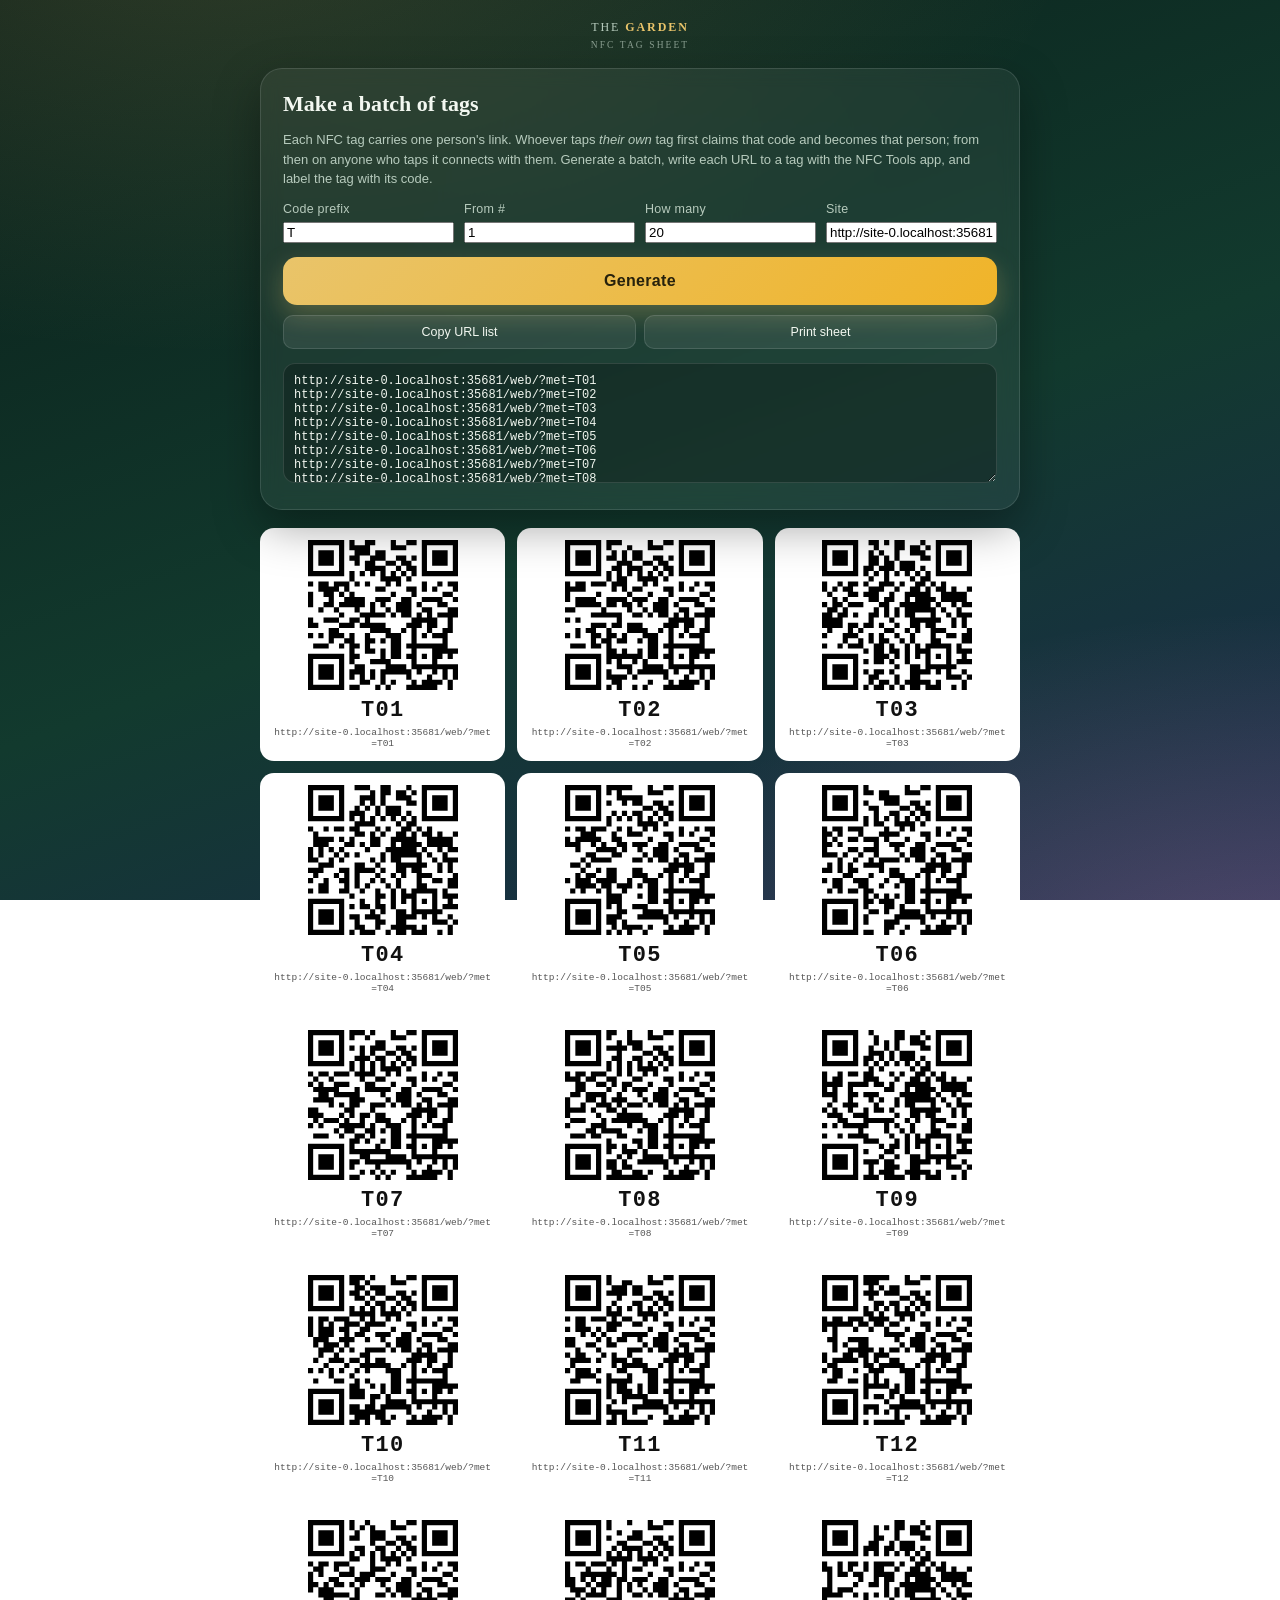
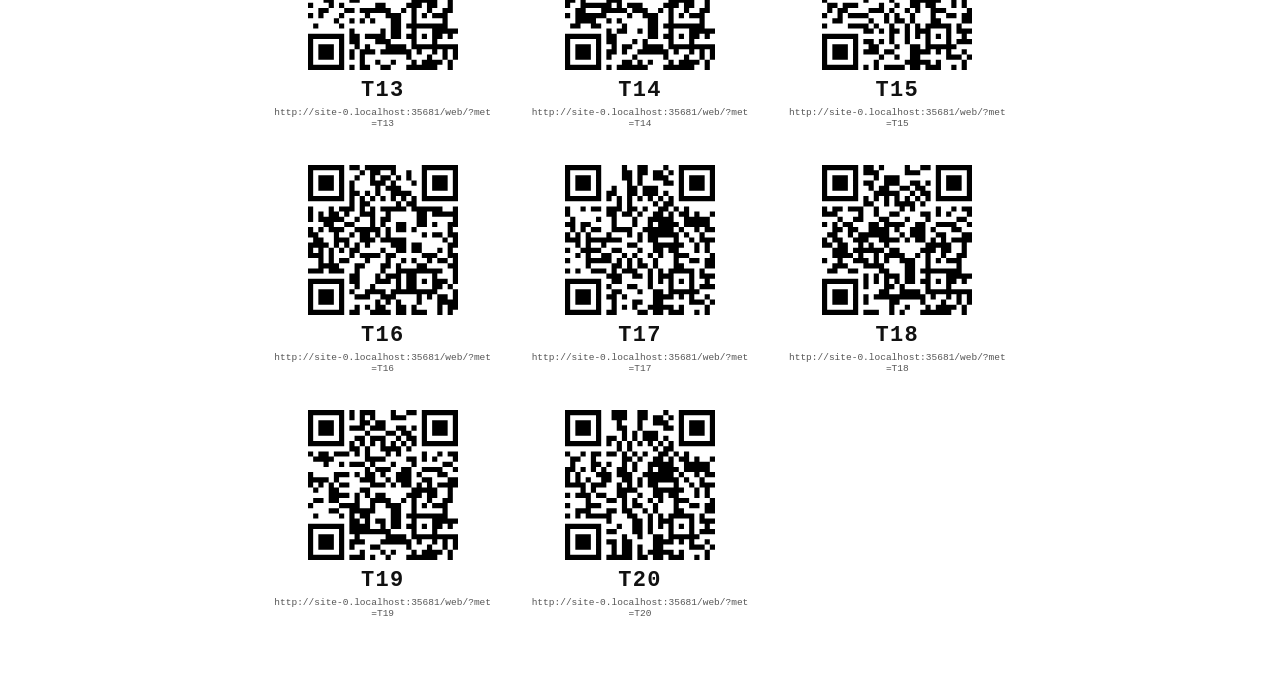
<file: web/tags.html>
<!DOCTYPE html>
<html lang="en">
<head>
<meta charset="utf-8">
<meta name="viewport" content="width=device-width, initial-scale=1">
<title>The Garden — NFC tag sheet</title>
<link rel="stylesheet" href="style.css">
<style>
  .tool{max-width:760px;margin:0 auto}
  .row{display:flex;gap:10px;flex-wrap:wrap;align-items:flex-end}
  .row label{margin:0 0 6px}
  .row > div{flex:1;min-width:120px}
  .row input{width:100%}
  .btn{margin-top:14px}
  .tags{display:grid;grid-template-columns:repeat(auto-fill,minmax(200px,1fr));gap:12px;margin-top:18px}
  .tag{background:#fff;color:#111;border-radius:14px;padding:12px;text-align:center;break-inside:avoid}
  .tag svg{width:100%;max-width:150px;height:auto;display:block;margin:0 auto 8px}
  .tag .code{font-family:ui-monospace,Menlo,monospace;font-size:22px;font-weight:700;letter-spacing:.06em}
  .tag .u{font-family:ui-monospace,Menlo,monospace;font-size:9.5px;color:#555;word-break:break-all;margin-top:4px}
  textarea.list{width:100%;min-height:120px;font:12px ui-monospace,Menlo,monospace;background:rgba(0,0,0,.24);color:var(--ink);border:1px solid var(--line);border-radius:12px;padding:10px;margin-top:14px}
  .note{font-size:13px;color:var(--ink-soft);line-height:1.5}
  @media print{ body{background:#fff;color:#000;padding:0} .card,.brand,.noprint{display:none!important} .tags{display:grid;grid-template-columns:repeat(3,1fr);gap:8mm} .tag{border:1px dashed #999} }
</style>
</head>
<body>
<div class="wrap tool">
  <header class="brand">The&nbsp;<b>Garden</b><span>NFC tag sheet</span></header>

  <section class="card noprint">
    <h1 style="font-size:22px">Make a batch of tags</h1>
    <p class="note">Each NFC tag carries one person's link. Whoever taps <em>their own</em> tag first claims that code and becomes that person; from then on anyone who taps it connects with them. Generate a batch, write each URL to a tag with the NFC Tools app, and label the tag with its code.</p>
    <div class="row">
      <div><label for="prefix">Code prefix</label><input id="prefix" value="T" maxlength="6" autocapitalize="characters"></div>
      <div><label for="from">From #</label><input id="from" type="number" value="1" min="1" max="999"></div>
      <div><label for="count">How many</label><input id="count" type="number" value="20" min="1" max="200"></div>
      <div><label for="site">Site</label><input id="site" value=""></div>
    </div>
    <button class="btn" id="go">Generate</button>
    <div class="link-btns" style="margin-top:10px">
      <button class="mini" id="copyList">Copy URL list</button>
      <button class="mini" id="print">Print sheet</button>
    </div>
    <textarea class="list" id="list" readonly placeholder="URLs appear here — one per line, ready to paste into NFC Tools"></textarea>
  </section>

  <div class="tags" id="tags"></div>
</div>

<script src="qrcode.js"></script>
<script>
  const $ = id => document.getElementById(id);
  $('site').value = location.origin + location.pathname.replace(/tags\.html$/, '');
  const norm = s => String(s||'').toUpperCase().replace(/[^A-Z0-9-]/g,'');

  function gen(){
    const prefix = norm($('prefix').value) || 'T';
    const from = Math.max(1, +$('from').value|0), n = Math.min(200, Math.max(1, +$('count').value|0));
    const site = $('site').value.replace(/\/?$/, '/');
    const pad = String(from + n - 1).length < 2 ? 2 : String(from + n - 1).length;
    const urls = [];
    $('tags').innerHTML = '';
    for(let i = 0; i < n; i++){
      const code = prefix + String(from + i).padStart(pad, '0');
      const url  = site + '?met=' + code;
      urls.push(url);
      const q = qrcode(0, 'M'); q.addData(url); q.make();
      const d = document.createElement('div'); d.className = 'tag';
      d.innerHTML = q.createSvgTag({cellSize:4, margin:0, scalable:true}) + '<div class="code">' + code + '</div><div class="u">' + url + '</div>';
      $('tags').appendChild(d);
    }
    $('list').value = urls.join('\n');
  }
  $('go').addEventListener('click', gen);
  $('copyList').addEventListener('click', async () => { try{ await navigator.clipboard.writeText($('list').value); $('copyList').textContent = 'Copied ✓'; setTimeout(()=>$('copyList').textContent='Copy URL list',1500);}catch(e){ $('list').select(); } });
  $('print').addEventListener('click', () => window.print());
  gen();
</script>
</body>
</html>
</file>
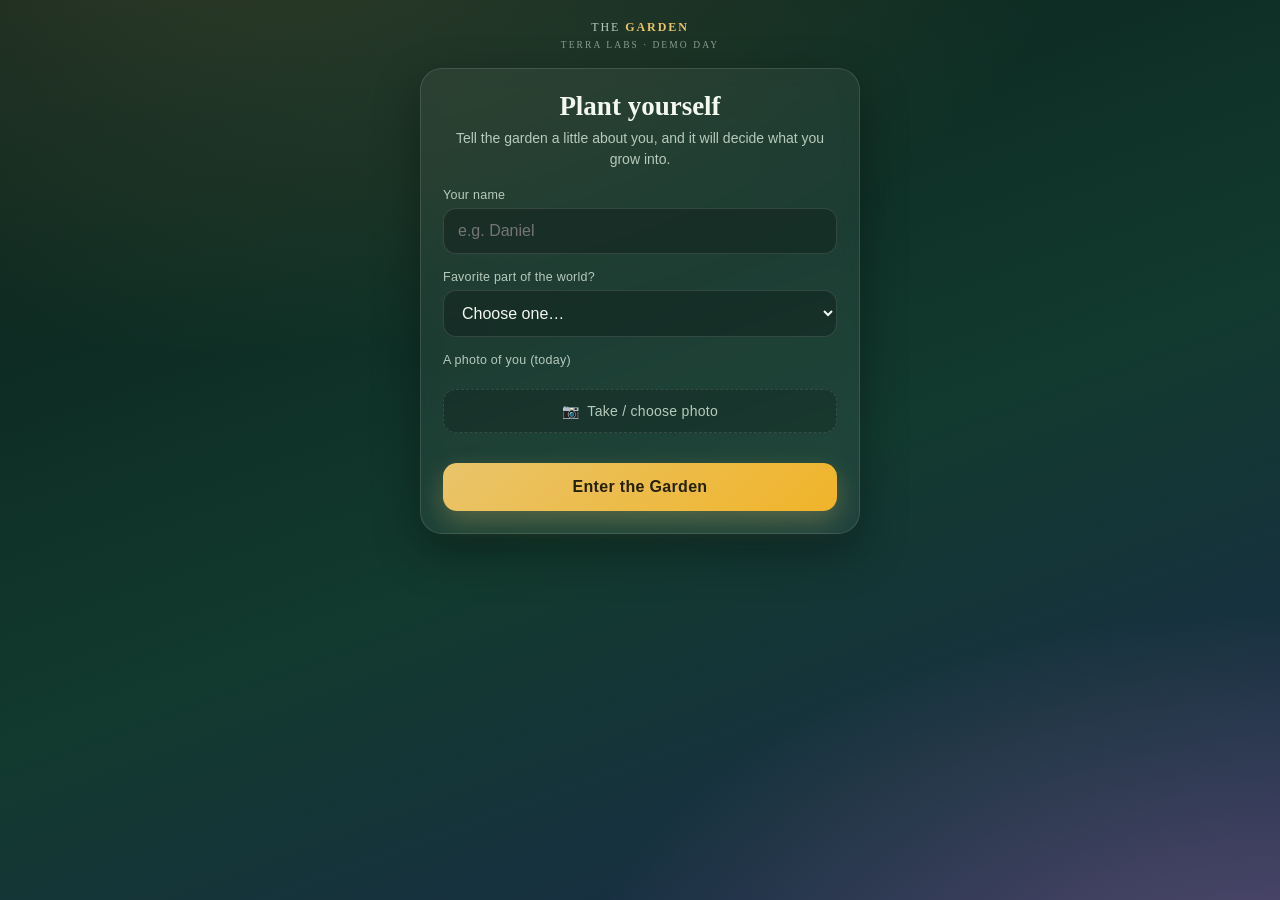
<file: src/webpages_individual/daniel/daniel_page.html>
<!DOCTYPE html>
<html lang="en">
<head>
    <meta charset="UTF-8" />
    <meta name="viewport" content="width=device-width, initial-scale=1.0, maximum-scale=1.0, user-scalable=no" />
    <title>The Garden — Daniel</title>
    <link rel="stylesheet" href="daniel_page.css" />
</head>
<body>
<div class="wrap">
    <header class="brand">The&nbsp;<b>Garden</b><span>Terra Labs · Demo Day</span></header>

    <!-- ===================== ONBOARDING ===================== -->
    <section id="onboarding" class="card onboard">
        <h1>Plant yourself</h1>
        <p class="sub">Tell the garden a little about you, and it will decide what you grow into.</p>

        <label for="name">Your name</label>
        <input type="text" id="name" placeholder="e.g. Daniel" autocomplete="name" />

        <label for="q1">Favorite part of the world?</label>
        <select id="q1">
            <option value="">Choose one…</option>
            <option>Deep forests</option>
            <option>Ocean coast</option>
            <option>Mountains</option>
            <option>Desert</option>
            <option>City lights</option>
            <option>Rivers &amp; lakes</option>
            <option>Rolling meadows</option>
        </select>

        <label>A photo of you (today)</label>
        <div class="photo-row">
            <label class="photo-btn" for="photo">📷&nbsp; Take / choose photo</label>
            <img id="photoPreview" alt="" />
        </div>
        <input type="file" id="photo" accept="image/*" capture="user" hidden />

        <button class="btn" id="plantMe">Enter the Garden</button>
    </section>

    <!-- ===================== APP ===================== -->
    <main id="app" hidden>

        <!-- profile + growing flower -->
        <section class="card hero">
            <div class="prof">
                <div class="avatar" id="meAvatar"></div>
                <div class="prof-txt">
                    <div class="name" id="meName"></div>
                    <div class="plant" id="mePlant"></div>
                    <span class="stage-badge" id="meBadge"></span>
                </div>
            </div>

            <!-- ===== the flower (SVG, grows via data-stage) ===== -->
            <div class="stage-wrap">
                <svg class="flower" id="flower" viewBox="0 0 200 260" data-stage="0" aria-hidden="true">
                    <ellipse class="halo" cx="100" cy="80" rx="58" ry="58" />
                    <ellipse class="soil" cx="100" cy="236" rx="66" ry="14" />
                    <path    class="mound" d="M42 236 Q100 210 158 236 Z" />
                    <circle  class="seed" cx="100" cy="226" r="6" />

                    <rect class="stem" x="96" y="92" width="8" height="140" rx="4" />

                    <ellipse class="leaf leaf-l" cx="72" cy="190" rx="26" ry="12" transform="rotate(-24 100 194)" />
                    <ellipse class="leaf leaf-r" cx="128" cy="150" rx="26" ry="12" transform="rotate(24 100 154)" />

                    <!-- closed bud -->
                    <g class="bud">
                        <path class="sepal" d="M100 104 Q86 92 100 60 Q114 92 100 104 Z" />
                        <ellipse class="bud-body" cx="100" cy="78" rx="13" ry="24" />
                    </g>

                    <!-- open bloom -->
                    <g class="bloom">
                        <g class="petals">
                            <ellipse class="petal" cx="100" cy="52" rx="14" ry="25" transform="rotate(0 100 80)" />
                            <ellipse class="petal" cx="100" cy="52" rx="14" ry="25" transform="rotate(60 100 80)" />
                            <ellipse class="petal" cx="100" cy="52" rx="14" ry="25" transform="rotate(120 100 80)" />
                            <ellipse class="petal" cx="100" cy="52" rx="14" ry="25" transform="rotate(180 100 80)" />
                            <ellipse class="petal" cx="100" cy="52" rx="14" ry="25" transform="rotate(240 100 80)" />
                            <ellipse class="petal" cx="100" cy="52" rx="14" ry="25" transform="rotate(300 100 80)" />
                        </g>
                        <circle class="core" cx="100" cy="80" r="15" />
                    </g>
                </svg>

                <div class="stage-name" id="stageName">Seed</div>
                <div class="stage-sub"  id="stageSub">A tiny beginning.</div>

                <div class="bar"><i id="barFill"></i></div>
                <div class="bar-label" id="barLabel">0 / 7 connections to full bloom</div>
            </div>
        </section>

        <!-- contact list -->
        <section class="card">
            <div class="sec-title"><h3>People you've met</h3><span class="count" id="contactCount">0</span></div>
            <div id="contacts"></div>
        </section>

        <!-- demo taps -->
        <section class="card demo">
            <h3>◆ Demo mode</h3>
            <p>No physical tags yet? Tap a name to simulate scanning their bracelet.</p>
            <div class="chips" id="demoChips"></div>
            <button class="reset" id="reset">Reset my garden</button>
        </section>

    </main>
</div>

<div id="toast"></div>
<script src="daniel_page.js"></script>
</body>
</html>
</file>
<file: web/style.css>
/* =========================================================
   The Garden — front-end styles
   Mobile-first. Mystical twilight garden aesthetic.
========================================================= */
:root{
    --bg0:#0a1f19; --bg1:#123a2e; --bg2:#1b2a4e;
    --ink:#f3f8f1; --ink-soft:#b7cbbd; --line:rgba(255,255,255,.12);
    --card:rgba(255,255,255,.055); --gold:#e9c46a; --bloom:#f4a6c6;
    --plant:#f4a6c6;                 /* overwritten per-guest by JS */
    --plant-soft:rgba(244,166,198,.28);
}
*{box-sizing:border-box;-webkit-tap-highlight-color:transparent}
html,body{margin:0;padding:0}
body{
    font-family:-apple-system,BlinkMacSystemFont,"Segoe UI",Roboto,sans-serif;
    color:var(--ink);
    background:
            radial-gradient(120% 90% at 18% -10%, rgba(233,196,106,.16), transparent 55%),
            radial-gradient(100% 80% at 100% 112%, var(--plant-soft), transparent 55%),
            linear-gradient(160deg,var(--bg0),var(--bg1) 55%,var(--bg2));
    background-attachment:fixed;
    min-height:100vh;padding:18px 15px 46px;
}
.wrap{max-width:440px;margin:0 auto}
h1,h2,h3{font-family:Georgia,"Times New Roman",serif;font-weight:600;margin:0}

.brand{
    text-align:center;letter-spacing:.16em;text-transform:uppercase;font-size:12px;
    color:var(--ink-soft);margin:2px 0 18px;font-family:Georgia,serif;
}
.brand b{color:var(--gold);font-weight:600}
.brand span{display:block;letter-spacing:.22em;font-size:9.5px;margin-top:5px;opacity:.7}

/* ---------------- cards ---------------- */
.card{
    background:var(--card);border:1px solid var(--line);border-radius:22px;padding:22px;
    backdrop-filter:blur(9px);box-shadow:0 18px 46px rgba(0,0,0,.34);
}
.card + .card{margin-top:15px}

/* ---------------- onboarding ---------------- */
.onboard h1{font-size:27px;text-align:center;margin-bottom:6px}
.onboard .sub{color:var(--ink-soft);text-align:center;font-size:14px;margin:0 0 18px;line-height:1.5}
label{display:block;font-size:12.5px;color:var(--ink-soft);margin:16px 0 6px;letter-spacing:.02em}
input[type=text],select{
    width:100%;padding:13px 14px;border-radius:13px;border:1px solid var(--line);
    background:rgba(0,0,0,.24);color:var(--ink);font-size:16px;outline:none;transition:border-color .2s;
}
input:focus,select:focus{border-color:var(--gold)}
.photo-row{display:flex;align-items:center;gap:14px;margin-top:6px}
.photo-btn{
    flex:1;text-align:center;padding:13px;border-radius:13px;border:1px dashed var(--line);
    background:rgba(0,0,0,.18);color:var(--ink-soft);font-size:14px;cursor:pointer;transition:.2s;
}
.photo-btn:hover{border-color:var(--gold);color:var(--ink)}
#photoPreview{width:62px;height:62px;border-radius:50%;object-fit:cover;border:2px solid var(--gold);display:none}
.btn{
    display:block;width:100%;margin-top:24px;padding:15px;border:0;border-radius:14px;cursor:pointer;
    background:linear-gradient(135deg,var(--gold),#f0b429);color:#26210c;font-size:16px;font-weight:700;letter-spacing:.02em;
    box-shadow:0 10px 26px rgba(233,196,106,.28);transition:transform .1s;
}
.btn:active{transform:translateY(1px)}

/* ---------------- profile header ---------------- */
.prof{display:flex;align-items:center;gap:15px}
.avatar{
    width:74px;height:74px;border-radius:50%;flex:0 0 74px;display:grid;place-items:center;
    font-size:34px;overflow:hidden;border:2px solid var(--plant);background:var(--plant-soft);
    box-shadow:0 0 22px var(--plant-soft);
}
.avatar img{width:100%;height:100%;object-fit:cover}
.prof .name{font-size:22px;font-family:Georgia,serif;line-height:1.1}
.prof .plant{font-size:13.5px;color:var(--ink-soft);margin-top:3px}
.stage-badge{
    display:inline-block;margin-top:9px;font-size:11.5px;padding:5px 12px;border-radius:999px;
    background:rgba(255,255,255,.09);border:1px solid var(--line);letter-spacing:.02em;
}

/* ---------------- the flower ---------------- */
.stage-wrap{text-align:center;margin-top:6px}
.flower{width:180px;height:234px;display:inline-block}

.soil{fill:#3a2a1e}
.mound{fill:#4a3324}
.seed{fill:#8d6a4a;opacity:0;transition:opacity .5s}

.stem{
    fill:#4c956c;transform:scaleY(0);transform-box:fill-box;transform-origin:bottom;
    transition:transform 1s cubic-bezier(.2,.8,.2,1);
}
.leaf{
    fill:#57a773;transform:scale(0);transform-box:fill-box;
    transition:transform .8s cubic-bezier(.2,.9,.3,1.1);
}
.leaf-l{transform-origin:right center}
.leaf-r{transform-origin:left center}

.bud{transform:scale(0);opacity:0;transform-box:fill-box;transform-origin:bottom;transition:transform .6s,opacity .5s}
.bud-body{fill:var(--plant)}
.sepal{fill:#4c956c}

.bloom{
    transform:scale(0);opacity:0;transform-box:fill-box;transform-origin:center;
    transition:transform 1.1s cubic-bezier(.2,.9,.3,1.35),opacity .6s;
}
.petal{fill:var(--plant);stroke:rgba(0,0,0,.06);stroke-width:.5}
.core{fill:var(--gold);stroke:var(--plant);stroke-width:3}

.halo{fill:var(--plant);opacity:0;filter:blur(22px);transition:opacity .8s}

/* ---- stage reveals ---- */
[data-stage="0"] .seed{opacity:1}

[data-stage="1"] .stem{transform:scaleY(.4)}
[data-stage="2"] .stem{transform:scaleY(.72)}
[data-stage="3"] .stem,[data-stage="4"] .stem{transform:scaleY(1)}

[data-stage="1"] .leaf-l,[data-stage="2"] .leaf-l,
[data-stage="3"] .leaf-l,[data-stage="4"] .leaf-l{transform:scale(1)}
[data-stage="2"] .leaf-r,[data-stage="3"] .leaf-r,[data-stage="4"] .leaf-r{transform:scale(1)}

[data-stage="3"] .bud{transform:scale(1);opacity:1}

[data-stage="4"] .bloom{transform:scale(1);opacity:1}
[data-stage="4"] .halo{opacity:.85;animation:breathe 3s ease-in-out infinite}
[data-stage="4"] .petals{animation:sway 5s ease-in-out infinite;transform-box:fill-box;transform-origin:center}

@keyframes breathe{0%,100%{opacity:.5}50%{opacity:.95}}
@keyframes sway{0%,100%{transform:rotate(-3deg)}50%{transform:rotate(3deg)}}

.stage-name{font-family:Georgia,serif;font-size:20px;margin-top:8px}
.stage-sub{color:var(--ink-soft);font-size:13px;margin-top:4px}

.bar{height:9px;border-radius:999px;background:rgba(0,0,0,.32);margin:18px 6px 4px;overflow:hidden}
.bar > i{display:block;height:100%;width:0;border-radius:999px;
    background:linear-gradient(90deg,#4c956c,var(--plant));transition:width .7s cubic-bezier(.2,.8,.2,1)}
.bar-label{font-size:12px;color:var(--ink-soft);text-align:center;margin-top:9px}

/* ---------------- contacts ---------------- */
.sec-title{display:flex;align-items:center;justify-content:space-between;margin-bottom:12px}
.sec-title h3{font-size:16px}
.count{font-size:12px;color:var(--ink-soft);background:rgba(255,255,255,.08);
    padding:3px 10px;border-radius:999px;border:1px solid var(--line)}
.contact{display:flex;align-items:center;gap:13px;padding:11px 0;border-top:1px solid var(--line)}
.contact:first-child{border-top:0}
.c-av{width:46px;height:46px;border-radius:50%;flex:0 0 46px;display:grid;place-items:center;
    font-size:21px;overflow:hidden;border:1px solid rgba(255,255,255,.2)}
.c-av img{width:100%;height:100%;object-fit:cover}
.c-name{font-size:15px}
.c-meta{font-size:12px;color:var(--ink-soft);margin-top:1px}
.empty{color:var(--ink-soft);font-size:14px;text-align:center;padding:12px 0;line-height:1.5}

/* ---------------- demo ---------------- */
.demo{border-style:dashed}
.demo h3{font-size:14px;color:var(--gold);margin-bottom:4px}
.demo p{font-size:12px;color:var(--ink-soft);margin:0 0 12px;line-height:1.5}
.chips{display:flex;flex-wrap:wrap;gap:8px}
.chip{padding:9px 13px;border-radius:999px;border:1px solid var(--line);background:rgba(0,0,0,.2);
    color:var(--ink);font-size:13px;cursor:pointer;transition:.15s}
.chip:hover{border-color:var(--gold)}
.chip:active{transform:translateY(1px)}
.reset{margin-top:14px;background:none;border:0;color:var(--ink-soft);font-size:12px;
    text-decoration:underline;cursor:pointer;padding:0}

/* ---------------- toast ---------------- */
#toast{position:fixed;left:50%;bottom:24px;transform:translateX(-50%) translateY(130px);
    background:rgba(12,32,25,.97);border:1px solid var(--gold);padding:13px 18px;border-radius:14px;
    font-size:14px;max-width:90%;text-align:center;box-shadow:0 12px 40px rgba(0,0,0,.5);
    transition:transform .42s cubic-bezier(.2,.9,.3,1.2);z-index:50}
#toast.show{transform:translateX(-50%) translateY(0)}

@media (prefers-reduced-motion:reduce){
    *{animation:none !important}
}
/* ---------------- additions for the live (Firebase + bracelet) build ---------------- */
.hint{font-size:12px;color:var(--gold);margin-top:6px;min-height:14px;line-height:1.4}
.code-badge{margin-left:6px;font-family:ui-monospace,Menlo,monospace;letter-spacing:.08em}

/* mirror of the 9 LEDs on the physical bracelet */
.leds{display:flex;justify-content:center;gap:9px;margin-top:14px}
.leds i{width:11px;height:11px;border-radius:50%;background:rgba(255,255,255,.1);
    border:1px solid var(--line);transition:background .5s,box-shadow .5s}
.leds i.on{background:var(--plant);box-shadow:0 0 10px var(--plant)}

.btn[disabled]{opacity:.55;cursor:default}
.contact.pending{opacity:.55}

/* ---------------- personal link + QR ---------------- */
.opt{font-weight:400;opacity:.7}
.link-row{display:flex;gap:16px;align-items:center}
.qr{flex:0 0 118px;width:118px;height:118px;background:#fff;border-radius:14px;padding:8px;cursor:pointer;
    box-shadow:0 0 0 2px var(--plant-soft),0 8px 24px rgba(0,0,0,.3)}
.qr svg{width:100%;height:100%;display:block}
.link-txt{flex:1;min-width:0}
.link-txt p{margin:0 0 8px;font-size:12.5px;color:var(--ink-soft);line-height:1.45}
.url{font-family:ui-monospace,Menlo,monospace;font-size:11.5px;color:var(--ink);word-break:break-all;
    background:rgba(0,0,0,.24);border:1px solid var(--line);border-radius:10px;padding:8px 10px}
.link-btns{display:flex;gap:8px;margin-top:8px}
.mini{flex:1;padding:9px 10px;border-radius:10px;border:1px solid var(--line);background:rgba(255,255,255,.08);
    color:var(--ink);font-size:12.5px;cursor:pointer;transition:.15s}
.mini:hover{border-color:var(--gold)}
.mini:active{transform:translateY(1px)}

.qr-overlay{position:fixed;inset:0;z-index:60;background:rgba(6,20,15,.96);display:flex;flex-direction:column;
    align-items:center;justify-content:center;gap:14px;padding:24px}
.qr-overlay[hidden]{display:none}
.qr-big{width:min(78vw,360px);aspect-ratio:1;background:#fff;border-radius:22px;padding:18px;
    box-shadow:0 0 0 4px var(--plant-soft),0 30px 80px rgba(0,0,0,.6)}
.qr-big svg{width:100%;height:100%;display:block}
.qr-big-name{font-family:Georgia,serif;font-size:24px;margin-top:6px}
.qr-big-sub{color:var(--ink-soft);font-size:13px}

/* ---------------- demo controls ---------------- */
.pill-btn{cursor:pointer;font:inherit;font-size:12px;color:var(--ink-soft)}
.pill-btn:hover{border-color:var(--gold);color:var(--ink)}
.link-card.qr-hidden .qr{display:none}
.tiny-hint{font-size:11.5px;color:var(--ink-soft);margin:-6px 0 6px;opacity:.8}
.c-av{cursor:pointer;touch-action:manipulation;user-select:none;-webkit-user-select:none;transition:transform .15s}
.c-av:active{transform:scale(.92)}
.contact.removing{opacity:.35;transition:opacity .25s}
</file>
<file: src/webpages_individual/daniel/daniel_page.css>
/* =========================================================
   The Garden — front-end styles
   Mobile-first. Mystical twilight garden aesthetic.
========================================================= */
:root{
    --bg0:#0a1f19; --bg1:#123a2e; --bg2:#1b2a4e;
    --ink:#f3f8f1; --ink-soft:#b7cbbd; --line:rgba(255,255,255,.12);
    --card:rgba(255,255,255,.055); --gold:#e9c46a; --bloom:#f4a6c6;
    --plant:#f4a6c6;                 /* overwritten per-guest by JS */
    --plant-soft:rgba(244,166,198,.28);
}
*{box-sizing:border-box;-webkit-tap-highlight-color:transparent}
html,body{margin:0;padding:0}
body{
    font-family:-apple-system,BlinkMacSystemFont,"Segoe UI",Roboto,sans-serif;
    color:var(--ink);
    background:
            radial-gradient(120% 90% at 18% -10%, rgba(233,196,106,.16), transparent 55%),
            radial-gradient(100% 80% at 100% 112%, var(--plant-soft), transparent 55%),
            linear-gradient(160deg,var(--bg0),var(--bg1) 55%,var(--bg2));
    background-attachment:fixed;
    min-height:100vh;padding:18px 15px 46px;
}
.wrap{max-width:440px;margin:0 auto}
h1,h2,h3{font-family:Georgia,"Times New Roman",serif;font-weight:600;margin:0}

.brand{
    text-align:center;letter-spacing:.16em;text-transform:uppercase;font-size:12px;
    color:var(--ink-soft);margin:2px 0 18px;font-family:Georgia,serif;
}
.brand b{color:var(--gold);font-weight:600}
.brand span{display:block;letter-spacing:.22em;font-size:9.5px;margin-top:5px;opacity:.7}

/* ---------------- cards ---------------- */
.card{
    background:var(--card);border:1px solid var(--line);border-radius:22px;padding:22px;
    backdrop-filter:blur(9px);box-shadow:0 18px 46px rgba(0,0,0,.34);
}
.card + .card{margin-top:15px}

/* ---------------- onboarding ---------------- */
.onboard h1{font-size:27px;text-align:center;margin-bottom:6px}
.onboard .sub{color:var(--ink-soft);text-align:center;font-size:14px;margin:0 0 18px;line-height:1.5}
label{display:block;font-size:12.5px;color:var(--ink-soft);margin:16px 0 6px;letter-spacing:.02em}
input[type=text],select{
    width:100%;padding:13px 14px;border-radius:13px;border:1px solid var(--line);
    background:rgba(0,0,0,.24);color:var(--ink);font-size:16px;outline:none;transition:border-color .2s;
}
input:focus,select:focus{border-color:var(--gold)}
.photo-row{display:flex;align-items:center;gap:14px;margin-top:6px}
.photo-btn{
    flex:1;text-align:center;padding:13px;border-radius:13px;border:1px dashed var(--line);
    background:rgba(0,0,0,.18);color:var(--ink-soft);font-size:14px;cursor:pointer;transition:.2s;
}
.photo-btn:hover{border-color:var(--gold);color:var(--ink)}
#photoPreview{width:62px;height:62px;border-radius:50%;object-fit:cover;border:2px solid var(--gold);display:none}
.btn{
    display:block;width:100%;margin-top:24px;padding:15px;border:0;border-radius:14px;cursor:pointer;
    background:linear-gradient(135deg,var(--gold),#f0b429);color:#26210c;font-size:16px;font-weight:700;letter-spacing:.02em;
    box-shadow:0 10px 26px rgba(233,196,106,.28);transition:transform .1s;
}
.btn:active{transform:translateY(1px)}

/* ---------------- profile header ---------------- */
.prof{display:flex;align-items:center;gap:15px}
.avatar{
    width:74px;height:74px;border-radius:50%;flex:0 0 74px;display:grid;place-items:center;
    font-size:34px;overflow:hidden;border:2px solid var(--plant);background:var(--plant-soft);
    box-shadow:0 0 22px var(--plant-soft);
}
.avatar img{width:100%;height:100%;object-fit:cover}
.prof .name{font-size:22px;font-family:Georgia,serif;line-height:1.1}
.prof .plant{font-size:13.5px;color:var(--ink-soft);margin-top:3px}
.stage-badge{
    display:inline-block;margin-top:9px;font-size:11.5px;padding:5px 12px;border-radius:999px;
    background:rgba(255,255,255,.09);border:1px solid var(--line);letter-spacing:.02em;
}

/* ---------------- the flower ---------------- */
.stage-wrap{text-align:center;margin-top:6px}
.flower{width:180px;height:234px;display:inline-block}

.soil{fill:#3a2a1e}
.mound{fill:#4a3324}
.seed{fill:#8d6a4a;opacity:0;transition:opacity .5s}

.stem{
    fill:#4c956c;transform:scaleY(0);transform-box:fill-box;transform-origin:bottom;
    transition:transform 1s cubic-bezier(.2,.8,.2,1);
}
.leaf{
    fill:#57a773;transform:scale(0);transform-box:fill-box;
    transition:transform .8s cubic-bezier(.2,.9,.3,1.1);
}
.leaf-l{transform-origin:right center}
.leaf-r{transform-origin:left center}

.bud{transform:scale(0);opacity:0;transform-box:fill-box;transform-origin:bottom;transition:transform .6s,opacity .5s}
.bud-body{fill:var(--plant)}
.sepal{fill:#4c956c}

.bloom{
    transform:scale(0);opacity:0;transform-box:fill-box;transform-origin:center;
    transition:transform 1.1s cubic-bezier(.2,.9,.3,1.35),opacity .6s;
}
.petal{fill:var(--plant);stroke:rgba(0,0,0,.06);stroke-width:.5}
.core{fill:var(--gold);stroke:var(--plant);stroke-width:3}

.halo{fill:var(--plant);opacity:0;filter:blur(22px);transition:opacity .8s}

/* ---- stage reveals ---- */
[data-stage="0"] .seed{opacity:1}

[data-stage="1"] .stem{transform:scaleY(.4)}
[data-stage="2"] .stem{transform:scaleY(.72)}
[data-stage="3"] .stem,[data-stage="4"] .stem{transform:scaleY(1)}

[data-stage="1"] .leaf-l,[data-stage="2"] .leaf-l,
[data-stage="3"] .leaf-l,[data-stage="4"] .leaf-l{transform:scale(1)}
[data-stage="2"] .leaf-r,[data-stage="3"] .leaf-r,[data-stage="4"] .leaf-r{transform:scale(1)}

[data-stage="3"] .bud{transform:scale(1);opacity:1}

[data-stage="4"] .bloom{transform:scale(1);opacity:1}
[data-stage="4"] .halo{opacity:.85;animation:breathe 3s ease-in-out infinite}
[data-stage="4"] .petals{animation:sway 5s ease-in-out infinite;transform-box:fill-box;transform-origin:center}

@keyframes breathe{0%,100%{opacity:.5}50%{opacity:.95}}
@keyframes sway{0%,100%{transform:rotate(-3deg)}50%{transform:rotate(3deg)}}

.stage-name{font-family:Georgia,serif;font-size:20px;margin-top:8px}
.stage-sub{color:var(--ink-soft);font-size:13px;margin-top:4px}

.bar{height:9px;border-radius:999px;background:rgba(0,0,0,.32);margin:18px 6px 4px;overflow:hidden}
.bar > i{display:block;height:100%;width:0;border-radius:999px;
    background:linear-gradient(90deg,#4c956c,var(--plant));transition:width .7s cubic-bezier(.2,.8,.2,1)}
.bar-label{font-size:12px;color:var(--ink-soft);text-align:center;margin-top:9px}

/* ---------------- contacts ---------------- */
.sec-title{display:flex;align-items:center;justify-content:space-between;margin-bottom:12px}
.sec-title h3{font-size:16px}
.count{font-size:12px;color:var(--ink-soft);background:rgba(255,255,255,.08);
    padding:3px 10px;border-radius:999px;border:1px solid var(--line)}
.contact{display:flex;align-items:center;gap:13px;padding:11px 0;border-top:1px solid var(--line)}
.contact:first-child{border-top:0}
.c-av{width:46px;height:46px;border-radius:50%;flex:0 0 46px;display:grid;place-items:center;
    font-size:21px;overflow:hidden;border:1px solid rgba(255,255,255,.2)}
.c-av img{width:100%;height:100%;object-fit:cover}
.c-name{font-size:15px}
.c-meta{font-size:12px;color:var(--ink-soft);margin-top:1px}
.empty{color:var(--ink-soft);font-size:14px;text-align:center;padding:12px 0;line-height:1.5}

/* ---------------- demo ---------------- */
.demo{border-style:dashed}
.demo h3{font-size:14px;color:var(--gold);margin-bottom:4px}
.demo p{font-size:12px;color:var(--ink-soft);margin:0 0 12px;line-height:1.5}
.chips{display:flex;flex-wrap:wrap;gap:8px}
.chip{padding:9px 13px;border-radius:999px;border:1px solid var(--line);background:rgba(0,0,0,.2);
    color:var(--ink);font-size:13px;cursor:pointer;transition:.15s}
.chip:hover{border-color:var(--gold)}
.chip:active{transform:translateY(1px)}
.reset{margin-top:14px;background:none;border:0;color:var(--ink-soft);font-size:12px;
    text-decoration:underline;cursor:pointer;padding:0}

/* ---------------- toast ---------------- */
#toast{position:fixed;left:50%;bottom:24px;transform:translateX(-50%) translateY(130px);
    background:rgba(12,32,25,.97);border:1px solid var(--gold);padding:13px 18px;border-radius:14px;
    font-size:14px;max-width:90%;text-align:center;box-shadow:0 12px 40px rgba(0,0,0,.5);
    transition:transform .42s cubic-bezier(.2,.9,.3,1.2);z-index:50}
#toast.show{transform:translateX(-50%) translateY(0)}

@media (prefers-reduced-motion:reduce){
    *{animation:none !important}
}
</file>
